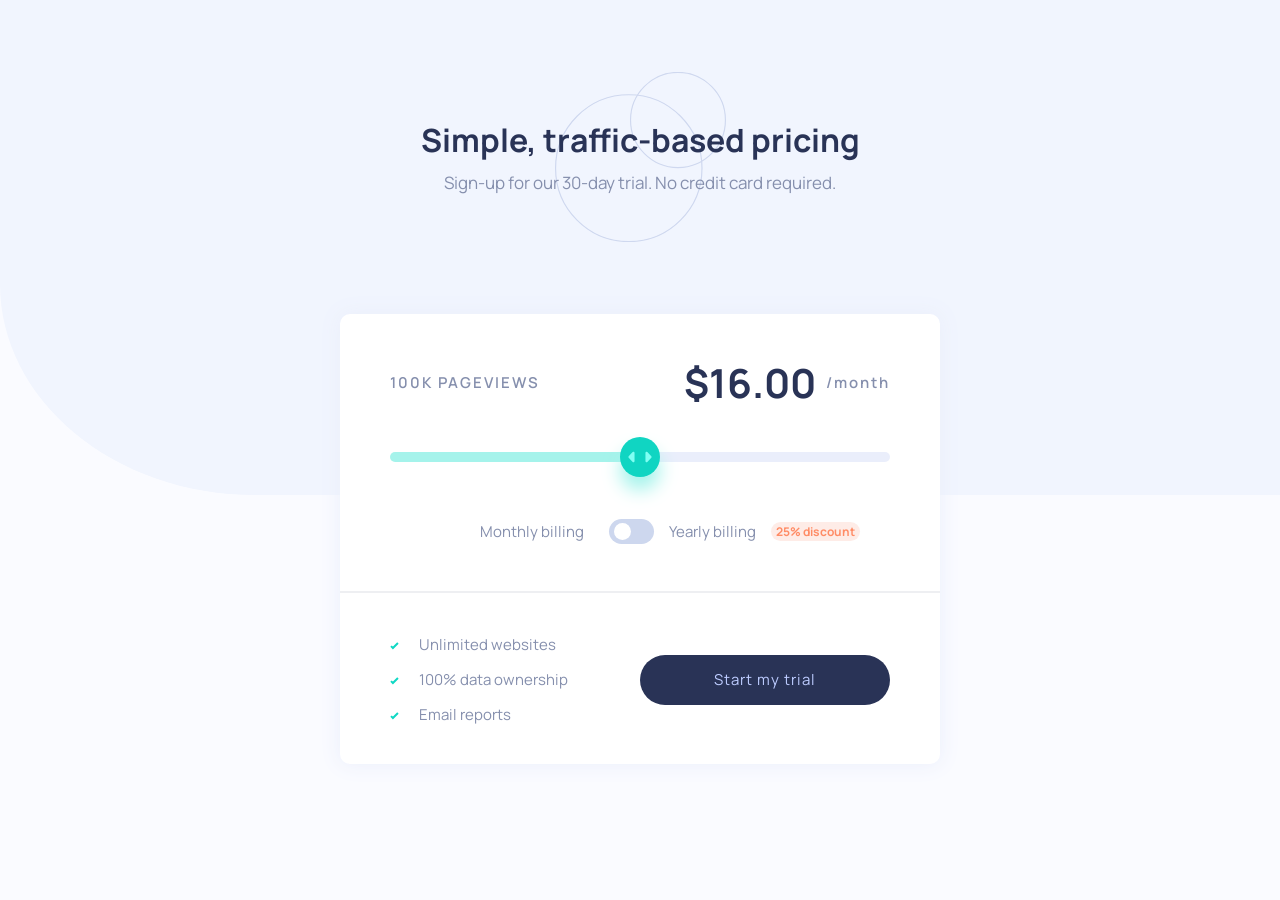
<file: index.html>
<!DOCTYPE html>
<html lang="en">
<head>
    <meta charset="UTF-8">
    <meta name="viewport" content="width=device-width, initial-scale=1.0">
    <link rel="stylesheet" href="/app/styles/styles.css">
    <link rel="shortcut icon" href="/images/favicon-32x32.png" type="image/x-icon">
    <title>Document</title>
</head>
<body>
    <main class="main">

        <div class="main-container flex flex-ai-c">


            <div class="tittle">
                <h1>Simple, traffic-based pricing</h1>
                <p>Sign-up for our 30-day trial. No credit card required.</p>
            </div>



            <div class="container">
                <div class="header"> 
                    <p class="p primero">
                        <span class="p" id="pageReviews">100K </span>
                        PAGEVIEWS
                    </p>
                </div>
                <div class="slider-container">
                    <input class="slider" type="range" min="0" max="4" id="myRange">
                </div>
                <div class="price">
                    <h2>$</h2><h2 id="value">16.00</h2>
                    <p class="p"> /month</p>
                </div>
                <slider class="slider"></slider>
                <div class="sell">
                    <p>Monthly billing<p>
                    <div class="toggle" id="yearlyToggle">
                        <div class="circle"></div>
                    </div>
                    <p>Yearly billing<p>
                    <h3 class="hide-for-mobile">25% discount</h3>
                    <h3 class="hide-for-desktop">-25%</h3>
                </div>
                <div class="line">

                </div>
                <ul class="items">
                    <li class="item">
                        <span><img src="/images/icon-check.svg"></span>Unlimited websites 
                    </li>
                    <li class="item">
                        <span><img src="/images/icon-check.svg"></span>100% data ownership 
                    </li>
                    <li class="item">
                        <span><img src="/images/icon-check.svg"></span>Email reports
                    </li>
                </ul>
                <a class="button">
                    Start my trial
                </a>
            </div>
        </div>
    </main>

    <script src="/script.js"></script>
</body>
</html>
</file>
<file: app/styles/styles.css>
@import url("https://fonts.googleapis.com/css2?family=Manrope:wght@600;800&display=swap");
html {
  font-size: 62.5%;
  -webkit-box-sizing: border-box;
          box-sizing: border-box;
  font-family: 'Manrope', sans-serif;
}

*, *::before, *::after {
  -webkit-box-sizing: border-box;
          box-sizing: border-box;
  padding: 0;
  margin: 0;
}

body {
  padding: 0;
  margin: 0;
  line-height: 1.3;
  font-weight: 400;
  font-size: 1.5rem;
  background-color: #fafbff;
  color: #293356;
}

a {
  text-decoration: none;
}

.flex {
  display: -webkit-box;
  display: -ms-flexbox;
  display: flex;
}

.flex-jc-sb {
  -webkit-box-pack: justify;
      -ms-flex-pack: justify;
          justify-content: space-between;
}

.flex-jc-sa {
  -ms-flex-pack: distribute;
      justify-content: space-around;
}

.flex-jc-c {
  -webkit-box-pack: center;
      -ms-flex-pack: center;
          justify-content: center;
}

.flex-ai-c {
  -webkit-box-align: center;
      -ms-flex-align: center;
          align-items: center;
}

@media (max-width: 39.9375em) {
  .hide-for-mobile {
    display: none;
  }
}

@media (min-width: 40em) {
  .hide-for-desktop {
    display: none;
  }
}

@-webkit-keyframes slidein {
  from {
    left: 5px;
  }
  to {
    left: 23px;
  }
}

@keyframes slidein {
  from {
    left: 5px;
  }
  to {
    left: 23px;
  }
}

@-webkit-keyframes slideout {
  from {
    left: 23px;
  }
  to {
    left: 5px;
  }
}

@keyframes slideout {
  from {
    left: 23px;
  }
  to {
    left: 5px;
  }
}

main {
  width: 100%;
  height: 100vh;
  background-image: url(/images/bg-pattern.svg);
  background-repeat: no-repeat;
  background-size: 150vw 55vh;
  -webkit-box-pack: center;
      -ms-flex-pack: center;
          justify-content: center;
  -webkit-box-align: center;
      -ms-flex-align: center;
          align-items: center;
}

main .main-container {
  -webkit-box-orient: vertical;
  -webkit-box-direction: normal;
      -ms-flex-direction: column;
          flex-direction: column;
  height: 100vh;
}

main .main-container .tittle {
  padding: 48px;
  margin: 8vh auto;
  text-align: center;
  background-image: url(/images/pattern-circles.svg);
  background-size: contain;
  background-repeat: no-repeat;
  background-position: center center;
}

@media (max-width: 39.9375em) {
  main .main-container .tittle {
    padding: 48px 18px 12px 18px;
    margin: 50px 0 50px;
    background-position: center 0px;
  }
}

main .main-container .tittle h1 {
  font-size: 32px;
  margin-bottom: 10px;
}

@media (max-width: 39.9375em) {
  main .main-container .tittle h1 {
    font-size: 20px;
  }
}

main .main-container .tittle p {
  font-size: 17px;
  color: #858fad;
}

@media (max-width: 39.9375em) {
  main .main-container .tittle p {
    font-size: 14px;
    line-height: 25px;
    padding: 0 70px 20px;
  }
}

main .main-container .container {
  position: relative;
  display: -ms-grid;
  display: grid;
  -webkit-box-align: center;
      -ms-flex-align: center;
          align-items: center;
  -ms-grid-columns: (1fr)[2];
      grid-template-columns: repeat(2, 1fr);
  -ms-grid-rows: 4fr 2fr 4fr 1fr 6fr;
      grid-template-rows: 4fr 2fr 4fr 1fr 6fr;
  max-width: 90%;
  min-width: 550px;
  height: 450px;
  padding: 20px 50px 10px 50px;
  border-radius: 10px;
  background-color: white;
  -webkit-filter: drop-shadow(0px 0px 10px #eaeefb);
          filter: drop-shadow(0px 0px 10px #eaeefb);
}

@media (max-width: 39.9375em) {
  main .main-container .container {
    display: -webkit-box;
    display: -ms-flexbox;
    display: flex;
    -webkit-box-align: center;
        -ms-flex-align: center;
            align-items: center;
    -webkit-box-orient: vertical;
    -webkit-box-direction: normal;
        -ms-flex-direction: column;
            flex-direction: column;
    width: 90%;
    min-width: 300px;
    padding: 20px 20px 20px 20px;
    height: initial;
  }
}

main .main-container .container .header {
  -ms-grid-column: 1;
  -ms-grid-column-span: 1;
  grid-column: 1 / 2;
  -ms-grid-row: 1;
  -ms-grid-row-span: 1;
  grid-row: 1 / 2;
  display: -webkit-box;
  display: -ms-flexbox;
  display: flex;
  -webkit-box-align: center;
      -ms-flex-align: center;
          align-items: center;
}

main .main-container .container .header h2 {
  display: -webkit-box;
  display: -ms-flexbox;
  display: flex;
  margin-left: auto;
  font-size: 40px;
  margin-right: 5px;
}

@media (max-width: 39.9375em) {
  main .main-container .container .header h2 {
    margin: auto;
  }
}

main .main-container .container .header p {
  font-weight: 600;
  color: #858fad;
  letter-spacing: 2px;
}

@media (max-width: 39.9375em) {
  main .main-container .container .header .primero {
    -webkit-box-ordinal-group: 2;
        -ms-flex-order: 1;
            order: 1;
    margin-top: 20px;
    margin-bottom: 20px;
    text-align: center;
  }
}

main .main-container .container .header .p:nth-child(1) {
  margin-right: auto;
}

main .main-container .container .header .p:nth-child(2) {
  margin-left: auto;
}

main .main-container .container .slider-container {
  -ms-grid-column: 1;
  -ms-grid-column-span: 2;
  grid-column: 1 / 3;
  -ms-grid-row: 2;
  -ms-grid-row-span: 1;
  grid-row: 2 / 3;
}

@media (max-width: 39.9375em) {
  main .main-container .container .slider-container {
    -webkit-box-ordinal-group: 3;
        -ms-flex-order: 2;
            order: 2;
    width: 100%;
    margin-top: 20px;
    margin-bottom: 20px;
  }
}

main .main-container .container .slider-container .slider {
  width: 100%;
  height: 10px;
  -webkit-appearance: none;
     -moz-appearance: none;
          appearance: none;
  outline: none;
  border-radius: 7.5px;
  background: -webkit-gradient(linear, left top, right top, color-stop(50%, #a5f3eb), color-stop(50%, #eaeefb));
  background: linear-gradient(90deg, #a5f3eb 50%, #eaeefb 50%);
}

main .main-container .container .slider-container .slider::-webkit-slider-thumb {
  -webkit-appearance: none;
          appearance: none;
  position: relative;
  width: 40px;
  height: 40px;
  border-radius: 20px;
  background: #10d5c2;
  background-image: url(/images/icon-slider.svg);
  background-position: center;
  background-repeat: no-repeat;
  background-size: 60%;
  cursor: pointer;
  -webkit-filter: drop-shadow(0 13px 9px #a5f3eb);
          filter: drop-shadow(0 13px 9px #a5f3eb);
}

main .main-container .container .slider-container .slider::-webkit-slider-thumb:hover {
  background-color: #049f90;
}

main .main-container .container .price {
  -ms-grid-column: 2;
  -ms-grid-column-span: 1;
  grid-column: 2 / 3;
  -ms-grid-row: 1;
  -ms-grid-row-span: 1;
  grid-row: 1 / 2;
  display: -webkit-box;
  display: -ms-flexbox;
  display: flex;
  -webkit-box-align: center;
      -ms-flex-align: center;
          align-items: center;
  -webkit-box-pack: end;
      -ms-flex-pack: end;
          justify-content: flex-end;
}

@media (max-width: 39.9375em) {
  main .main-container .container .price {
    -webkit-box-ordinal-group: 4;
        -ms-flex-order: 3;
            order: 3;
    margin-top: 20px;
    margin-bottom: 20px;
  }
}

main .main-container .container .price #value {
  margin-right: 10px;
}

main .main-container .container .price h2 {
  display: -webkit-box;
  display: -ms-flexbox;
  display: flex;
  font-size: 40px;
}

@media (max-width: 39.9375em) {
  main .main-container .container .price h2 {
    margin: auto;
  }
}

main .main-container .container .price p {
  font-weight: 600;
  color: #858fad;
  letter-spacing: 2px;
}

main .main-container .container .sell {
  -ms-grid-column: 1;
  -ms-grid-column-span: 2;
  grid-column: 1 / 3;
  -ms-grid-row: 3;
  -ms-grid-row-span: 1;
  grid-row: 3 / 4;
  display: -webkit-box;
  display: -ms-flexbox;
  display: flex;
  -webkit-box-align: center;
      -ms-flex-align: center;
          align-items: center;
  color: #858fad;
  -webkit-box-pack: end;
      -ms-flex-pack: end;
          justify-content: flex-end;
}

@media (max-width: 39.9375em) {
  main .main-container .container .sell {
    -webkit-box-ordinal-group: 5;
        -ms-flex-order: 4;
            order: 4;
    -ms-flex-pack: distribute;
        justify-content: space-around;
    width: 100%;
    margin-top: 20px;
    margin-bottom: 20px;
  }
}

main .main-container .container .sell p {
  margin: 5px;
}

@media (max-width: 39.9375em) {
  main .main-container .container .sell p {
    font-size: 12px;
    letter-spacing: 0px;
    margin: 0;
  }
}

main .main-container .container .sell h3 {
  font-size: 12px;
  color: #ff8c66;
  padding: 2px 5px;
  border-radius: 17px;
  background: #feece7;
  margin-right: 30px;
}

@media (max-width: 39.9375em) {
  main .main-container .container .sell h3 {
    margin: 0;
  }
}

main .main-container .container .sell .toggle {
  margin: 0 10px;
  cursor: pointer;
  width: 45px;
  height: 25px;
  border-radius: 12.5px;
  background: #cdd7ee;
  position: relative;
  -webkit-transition: background-color 0.2s ease-in;
  transition: background-color 0.2s ease-in;
}

@media (max-width: 39.9375em) {
  main .main-container .container .sell .toggle {
    min-width: 45px;
  }
}

main .main-container .container .sell .toggle .circle {
  position: absolute;
  top: 4px;
  left: 5px;
  width: 17px;
  height: 17px;
  border-radius: 50%;
  background-color: white;
  -webkit-animation: slideout 0.2s ease-in both;
          animation: slideout 0.2s ease-in both;
}

main .main-container .container .sell .toggle-active {
  background-color: #10d5c2;
}

main .main-container .container .sell .toggle-active > .circle {
  -webkit-animation: slidein 0.2s ease-in both;
          animation: slidein 0.2s ease-in both;
}

main .main-container .container .line {
  -ms-grid-column: 1;
  -ms-grid-column-span: 2;
  grid-column: 1 / 3;
  -ms-grid-row: 4;
  -ms-grid-row-span: 1;
  grid-row: 4 / 5;
  position: absolute;
  top: 10px;
  left: -50px;
  width: 120%;
  height: 2px;
  background-color: #fafbff;
  -webkit-filter: contrast(0.9);
          filter: contrast(0.9);
}

@media (max-width: 39.9375em) {
  main .main-container .container .line {
    -webkit-box-ordinal-group: 6;
        -ms-flex-order: 5;
            order: 5;
    width: 115%;
    height: 1px;
    position: relative;
    left: 0;
    margin-top: 20px;
  }
}

main .main-container .container .items {
  -ms-grid-column: 1;
  -ms-grid-column-span: 1;
  grid-column: 1 / 2;
  -ms-grid-row: 5;
  -ms-grid-row-span: 1;
  grid-row: 5 / 6;
}

@media (max-width: 39.9375em) {
  main .main-container .container .items {
    -webkit-box-ordinal-group: 7;
        -ms-flex-order: 6;
            order: 6;
    width: 60%;
    margin-top: 30px;
    text-align: center;
  }
}

main .main-container .container .items .item {
  list-style: none;
  line-height: 35px;
  color: #858fad;
}

@media (max-width: 39.9375em) {
  main .main-container .container .items .item {
    line-height: 30px;
    font-size: 12px;
  }
}

main .main-container .container .items .item span {
  margin-right: 20px;
}

main .main-container .container .button {
  cursor: pointer;
  -ms-grid-column: 2;
  -ms-grid-column-span: 1;
  grid-column: 2 / 3;
  -ms-grid-row: 5;
  -ms-grid-row-span: 1;
  grid-row: 5 / 6;
  margin-left: auto;
  background-color: #293356;
  outline: none;
  border: none;
  color: #bdccff;
  font-size: 15px;
  width: 250px;
  height: 50px;
  border-radius: 25px;
  text-align: center;
  line-height: 50px;
  letter-spacing: 1px;
}

@media (max-width: 39.9375em) {
  main .main-container .container .button {
    -webkit-box-ordinal-group: 8;
        -ms-flex-order: 7;
            order: 7;
    width: 175px;
    font-size: 12px;
    margin: 20px auto;
  }
}

main .main-container .container .button:hover {
  color: #fafbff;
}
/*# sourceMappingURL=styles.css.map */
</file>
